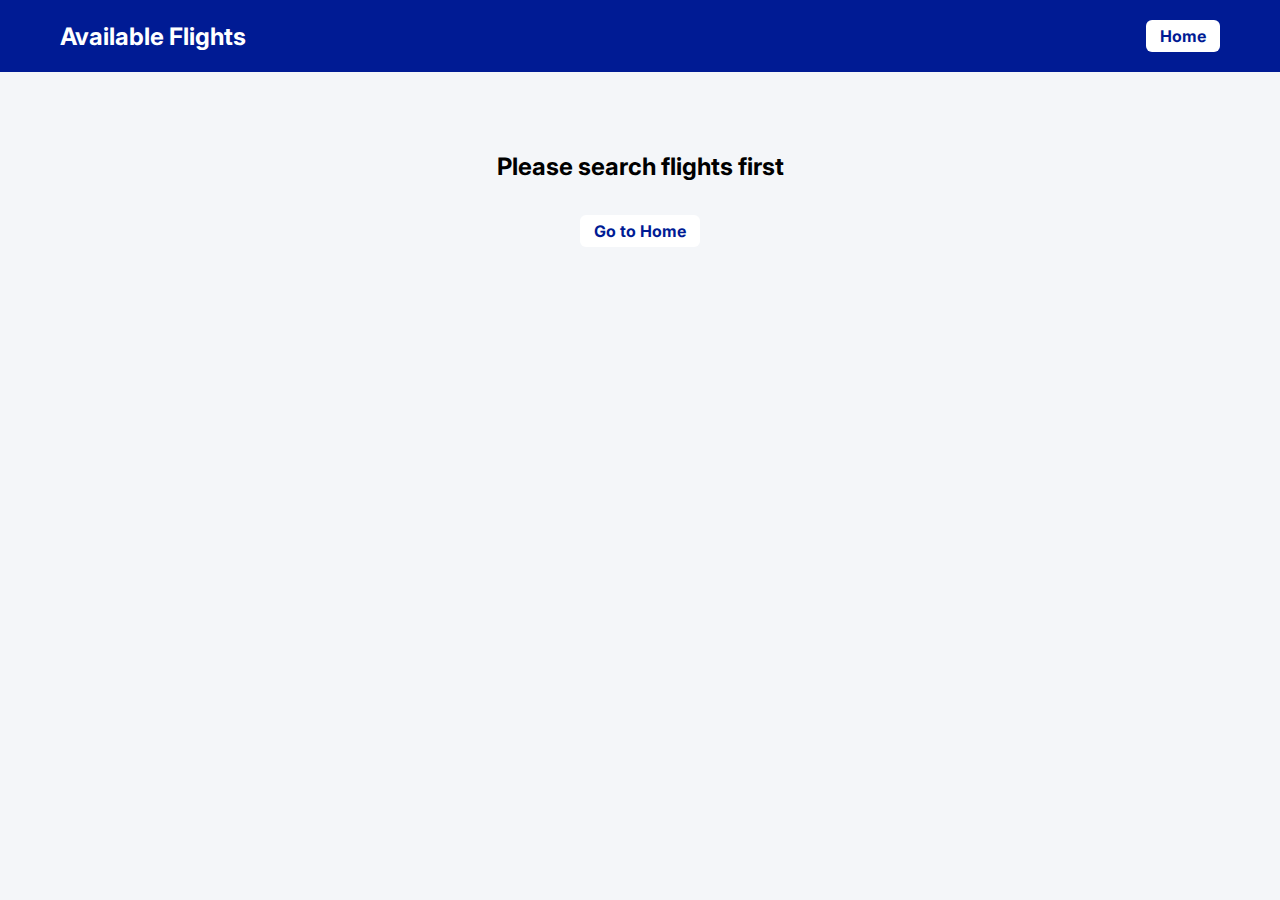
<file: booking.html>
<!DOCTYPE html>
<html>
<head>

<meta charset="UTF-8">
<title>Available Flights</title>

<link rel="stylesheet" href="style.css">

</head>

<body>


<!-- HEADER -->

<div class="mini-hero">

<div class="mini-header">

<h2>Available Flights</h2>

<a href="index.html" class="home-btn">
Home
</a>

</div>

</div>



<div class="results-container">


<!-- MESSAGE IF NO SEARCH -->

<div id="noSearch" style="display:none; text-align:center; margin-top:80px;">

<h2>Please search flights first</h2>

<br>

<a href="index.html" class="home-btn">
Go to Home
</a>

</div>



<!-- FLIGHT RESULTS -->

<div id="flightResults" style="display:none;">


<div class="search-summary">

<h3 id="route"></h3>

<p id="details"></p>

</div>


<h2 style="text-align:center;">
Flights Found
</h2>



<!-- Flight 1 -->

<div class="flight-card">

<div>

<h3>Air India AI-203</h3>

<p id="route1"></p>

<p>Departure: 10:30 AM</p>

<p>Arrival: 12:30 PM</p>

<p class="price">₹4500</p>

</div>


<button class="book-btn"

onclick="selectFlight('Air India AI-203','10:30 AM','12:30 PM','4500')">

Select Flight

</button>

</div>



<!-- Flight 2 -->

<div class="flight-card">

<div>

<h3>Indigo 6E-412</h3>

<p id="route2"></p>

<p>Departure: 2:00 PM</p>

<p>Arrival: 4:00 PM</p>

<p class="price">₹4200</p>

</div>


<button class="book-btn"

onclick="selectFlight('Indigo 6E-412','2:00 PM','4:00 PM','4200')">

Select Flight

</button>

</div>



<!-- Flight 3 -->

<div class="flight-card">

<div>

<h3>Vistara UK-822</h3>

<p id="route3"></p>

<p>Departure: 6:00 PM</p>

<p>Arrival: 8:00 PM</p>

<p class="price">₹5000</p>

</div>


<button class="book-btn"

onclick="selectFlight('Vistara UK-822','6:00 PM','8:00 PM','5000')">

Select Flight

</button>

</div>


</div>


</div>



<script>


/* GET SEARCH DATA */

let data = JSON.parse(localStorage.getItem("searchData"));



/* IF NO SEARCH */

if(!data){

document.getElementById("noSearch").style.display="block";

document.getElementById("flightResults").style.display="none";

}



/* IF SEARCH EXISTS */

else{

document.getElementById("flightResults").style.display="block";

document.getElementById("noSearch").style.display="none";


document.getElementById("route").innerHTML =
data.from+" → "+data.to;


document.getElementById("details").innerHTML =
"Date: "+data.date+
" | Passengers: "+data.passengers+
" | Class: "+data.class;


document.getElementById("route1").innerHTML =
data.from+" → "+data.to;

document.getElementById("route2").innerHTML =
data.from+" → "+data.to;

document.getElementById("route3").innerHTML =
data.from+" → "+data.to;

}

/* Select flight*/

function selectFlight(name,dep,arr,price){

let user = localStorage.getItem("loggedUser");

if(!user){

alert("Please login before booking");
window.location="login.html";
return;

}

let data = JSON.parse(localStorage.getItem("searchData"));

let passengers = data.passengers;

let basePrice = price;


/* Class pricing */

let multiplier = 1;

if(data.class=="Business")
multiplier=1.5;

if(data.class=="First Class")
multiplier=2;


let totalPrice = basePrice * multiplier * passengers;


let bookingData={

route:data.from+" → "+data.to,
date:data.date,
flight:name,
departure:dep,
arrival:arr,
passengers:passengers,
class:data.class,
price:totalPrice

};

localStorage.setItem("bookingData",JSON.stringify(bookingData));

window.location="payment.html";

}
</script>


</body>
</html>
</file>
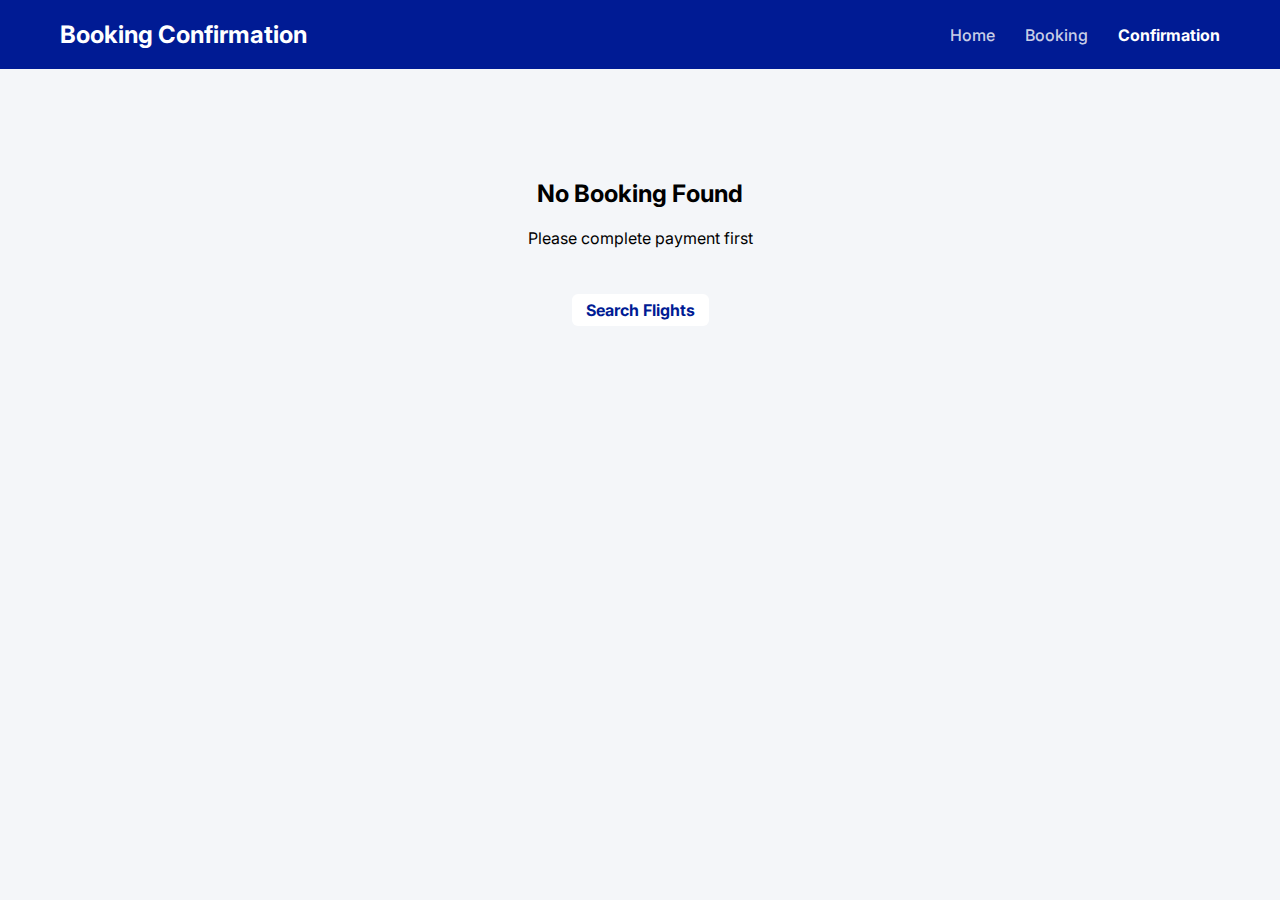
<file: confirmation.html>
<!DOCTYPE html>
<html>

<head>
    <meta charset="UTF-8">
    <title>Booking Confirmation</title>
    <link rel="stylesheet" href="style.css">
</head>

<body>


    <div class="mini-hero">

        <div class="mini-header">

            <h2>Booking Confirmation</h2>

            <nav class="main-nav">
                <a href="index.html">Home</a>
                <a href="booking.html">Booking</a>
                <a href="confirmation.html" class="active">Confirmation</a>
            </nav>

        </div>

    </div>

    <div class="ticket-wrapper">

        <div id="noBooking" style="text-align:center; padding: 50px; display:none">
            <h2>No Booking Found</h2>
            <p>Please complete payment first</p>
            <br>
            <a href="index.html" class="home-btn" style="display:inline-block; margin-top:10px;">
                Search Flights
            </a>
        </div>

        <div id="bookingDetails" style="display:none">

            <div class="ticket-header">
                <h2>Booking Confirmed ✓</h2>
            </div>

            <div class="ticket-card-vertical">
                <div class="ticket-detail-row">
                    <span class="detail-label">Route</span>
                    <span class="detail-value" id="route"></span>
                </div>
                <div class="ticket-detail-row">
                    <span class="detail-label">Date</span>
                    <span class="detail-value" id="date"></span>
                </div>
                <div class="ticket-detail-row">
                    <span class="detail-label">Flight</span>
                    <span class="detail-value" id="flight"></span>
                </div>
                <div class="ticket-detail-row">
                    <span class="detail-label">Departure</span>
                    <span class="detail-value" id="departure"></span>
                </div>
                <div class="ticket-detail-row">
                    <span class="detail-label">Arrival</span>
                    <span class="detail-value" id="arrival"></span>
                </div>
                <div class="ticket-detail-row">
                    <span class="detail-label">Passengers</span>
                    <span class="detail-value" id="passengers"></span>
                </div>
                <div class="ticket-detail-row">
                    <span class="detail-label">Class</span>
                    <span class="detail-value" id="class"></span>
                </div>

                <hr class="ticket-divider">

                <div class="ticket-detail-row highlight-row">
                    <span class="detail-label">Total Price</span>
                    <span class="detail-value">₹<span id="price"></span></span>
                </div>
                <div class="ticket-detail-row highlight-row">
                    <span class="detail-label">Booking ID</span>
                    <span class="detail-value" id="bookingID"></span>
                </div>

                <div class="ticket-action-center">
                    <button onclick="window.print()" class="print-btn">
                        Print Ticket
                    </button>
                </div>
            </div>

        </div>

    </div>
    <script>


        let booking = JSON.parse(localStorage.getItem("bookingData"));


        if (!booking) {

            document.getElementById("noBooking").style.display = "block";

        }


        else {

            document.getElementById("bookingDetails").style.display = "block";

            document.getElementById("route").innerHTML = booking.route;

            document.getElementById("date").innerHTML = booking.date;

            document.getElementById("flight").innerHTML = booking.flight;

            document.getElementById("departure").innerHTML = booking.departure;

            document.getElementById("arrival").innerHTML = booking.arrival;

            document.getElementById("passengers").innerHTML = booking.passengers;

            document.getElementById("class").innerHTML = booking.class;

            document.getElementById("price").innerHTML = booking.price;



            let id = "FB" + Math.floor(Math.random() * 100000);

            document.getElementById("bookingID").innerHTML = id;

            // --- NEW LOGIC: Save this booking permanently for the Manage Booking flow ---
            let allBookingsStr = localStorage.getItem("savedBookings");
            let allBookings = [];
            if (allBookingsStr) {
                allBookings = JSON.parse(allBookingsStr);
            }

            // Create full record
            // Note: The provided snippet uses 'pnr', 'bookData', 'searchData', 'payData'.
            // Adapting to the current script's context: 'id' is the PNR, and 'booking' is the main booking data.
            let thisBooking = {
                pnr: id, // Using 'id' as the PNR from the current script
                flight: booking, // Using the existing 'booking' object as the flight data
                // search: searchData, // searchData is not available in this context
                // payment: payData // payData is not available in this context
            };

            // Check if we already saved this specific trip to prevent duplicates on refresh
            let alreadySaved = allBookings.find(b => b.pnr === id); // Using 'id' for comparison
            if (!alreadySaved) {
                allBookings.push(thisBooking);
                localStorage.setItem("savedBookings", JSON.stringify(allBookings));
            }

        }

    </script>

</body>

</html>
</file>
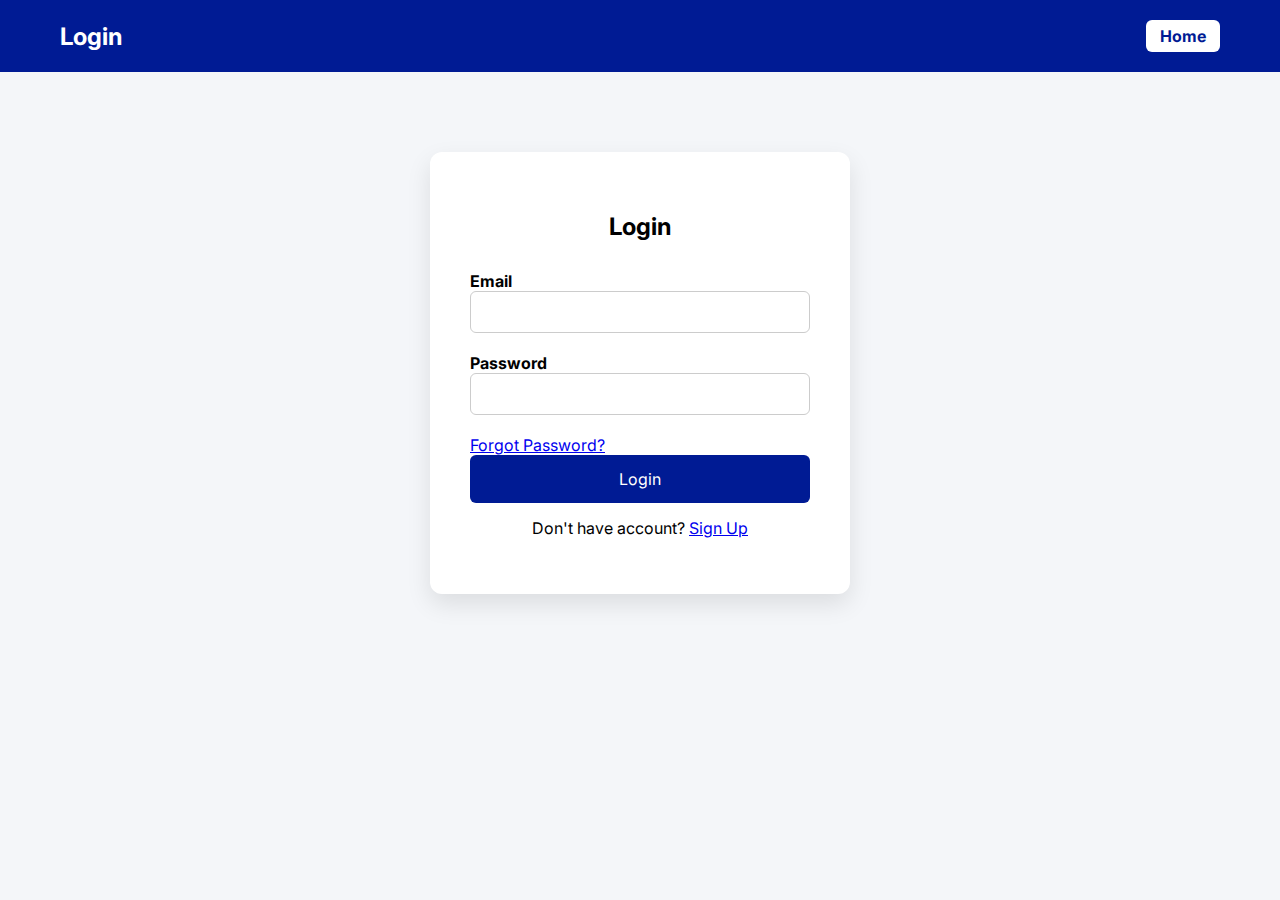
<file: login.html>
<!DOCTYPE html>
<html>
<head>
<meta charset="UTF-8">
<title>Login</title>
<link rel="stylesheet" href="style.css">
</head>

<body>

<div class="mini-hero">
<div class="mini-header">
<h2>Login</h2>
<a href="index.html" class="home-btn">Home</a>
</div>
</div>


<div class="auth-container">

<h2>Login</h2>

<form id="loginForm">

<label>Email</label>
<input type="email" id="email" required>

<label>Password</label>
<input type="password" id="password" required>

<!-- Forgot Password Link -->

<div class="extra-links">
<a href="forgot.html">Forgot Password?</a>
</div>

<button type="submit">
Login
</button>

</form>

<p class="auth-switch">
Don't have account?
<a href="signup.html">Sign Up</a>
</p>

</div>


<script>

document.getElementById("loginForm").addEventListener("submit",function(e){

e.preventDefault();

let email=document.getElementById("email").value;
let pass=document.getElementById("password").value;

let user=JSON.parse(localStorage.getItem("userData"));

if(!user){
alert("No account found");
return;
}

if(email===user.email && pass===user.password){

localStorage.setItem("loggedUser",user.name);

alert("Login Successful");

window.location="index.html";

}

else{
alert("Invalid Credentials");
}

});

</script>

</body>
</html>
</file>
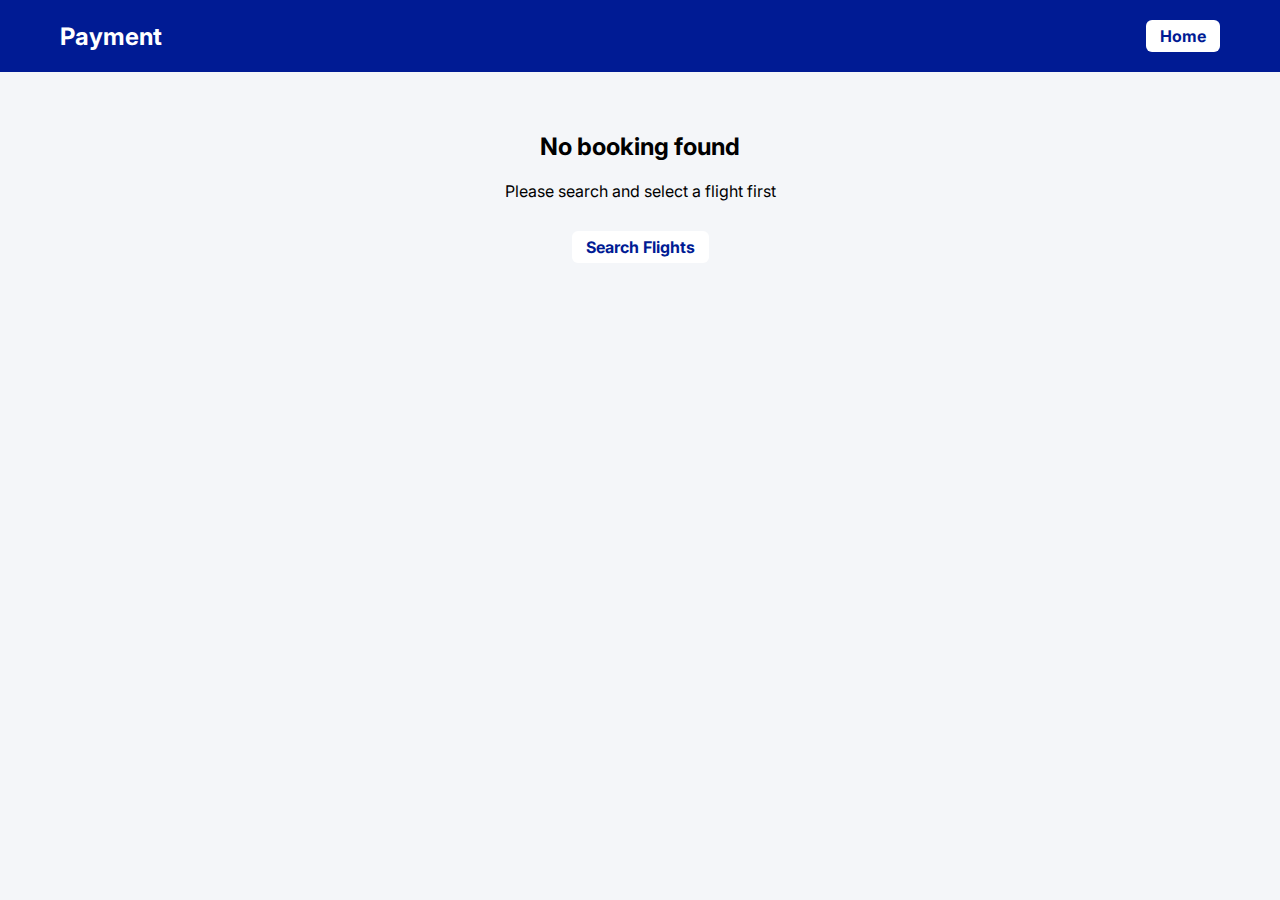
<file: payment.html>
<!DOCTYPE html>
<html>
<head>

<meta charset="UTF-8">
<title>Payment</title>

<link rel="stylesheet" href="style.css">

</head>

<body>


<!-- HEADER -->

<div class="mini-hero">

<div class="mini-header">

<h2>Payment</h2>

<a href="index.html" class="home-btn">
Home
</a>

</div>

</div>



<div class="results-container">


<!-- NO BOOKING MESSAGE -->

<div id="noBooking"
style="text-align:center;margin-top:60px;display:none">

<h2>No booking found</h2>

<p>Please search and select a flight first</p>

<br>

<a href="index.html" class="home-btn">
Search Flights
</a>

</div>



<!-- PAYMENT BOX -->

<div id="paymentBox" style="display:none">


<h2 style="text-align:center">
Payment Details
</h2>


<div class="flight-card" style="display:block">


<p><b>Route:</b> <span id="route"></span></p>

<p><b>Flight:</b> <span id="flight"></span></p>

<p><b>Date:</b> <span id="date"></span></p>

<p><b>Passengers:</b> <span id="passengers"></span></p>

<p><b>Class:</b> <span id="class"></span></p>

<p><b>Total Price:</b> ₹<span id="price"></span></p>

<p style="color:gray;font-size:14px">
(Price includes taxes and service charges)
</p>


<hr>


<h3>Select Payment Method</h3>


<label>
<input type="radio" name="payment" value="UPI">
UPI
</label>

<br><br>

<label>
<input type="radio" name="payment" value="Card">
Credit/Debit Card
</label>

<br><br>

<label>
<input type="radio" name="payment" value="NetBanking">
Net Banking
</label>

<br><br>


<button onclick="payNow()">
Pay Now
</button>


</div>


</div>


</div>



<script>


let booking =
JSON.parse(localStorage.getItem("bookingData"));


/* No booking */

if(!booking){

document.getElementById("noBooking").style.display="block";

}


/* Show payment */

else{

document.getElementById("paymentBox").style.display="block";


document.getElementById("route").innerHTML=
booking.route;

document.getElementById("flight").innerHTML=
booking.flight;

document.getElementById("date").innerHTML=
booking.date;

document.getElementById("passengers").innerHTML=
booking.passengers;

document.getElementById("class").innerHTML=
booking.class;

document.getElementById("price").innerHTML=
booking.price;

}



/* Payment */

function payNow(){

let method =
document.querySelector("input[name='payment']:checked");


if(!method){

alert("Select payment method");

return;

}


/* Save payment */

localStorage.setItem("paymentDone","yes");


alert("Payment Successful");


window.location="confirmation.html";

}


</script>


</body>
</html>
</file>
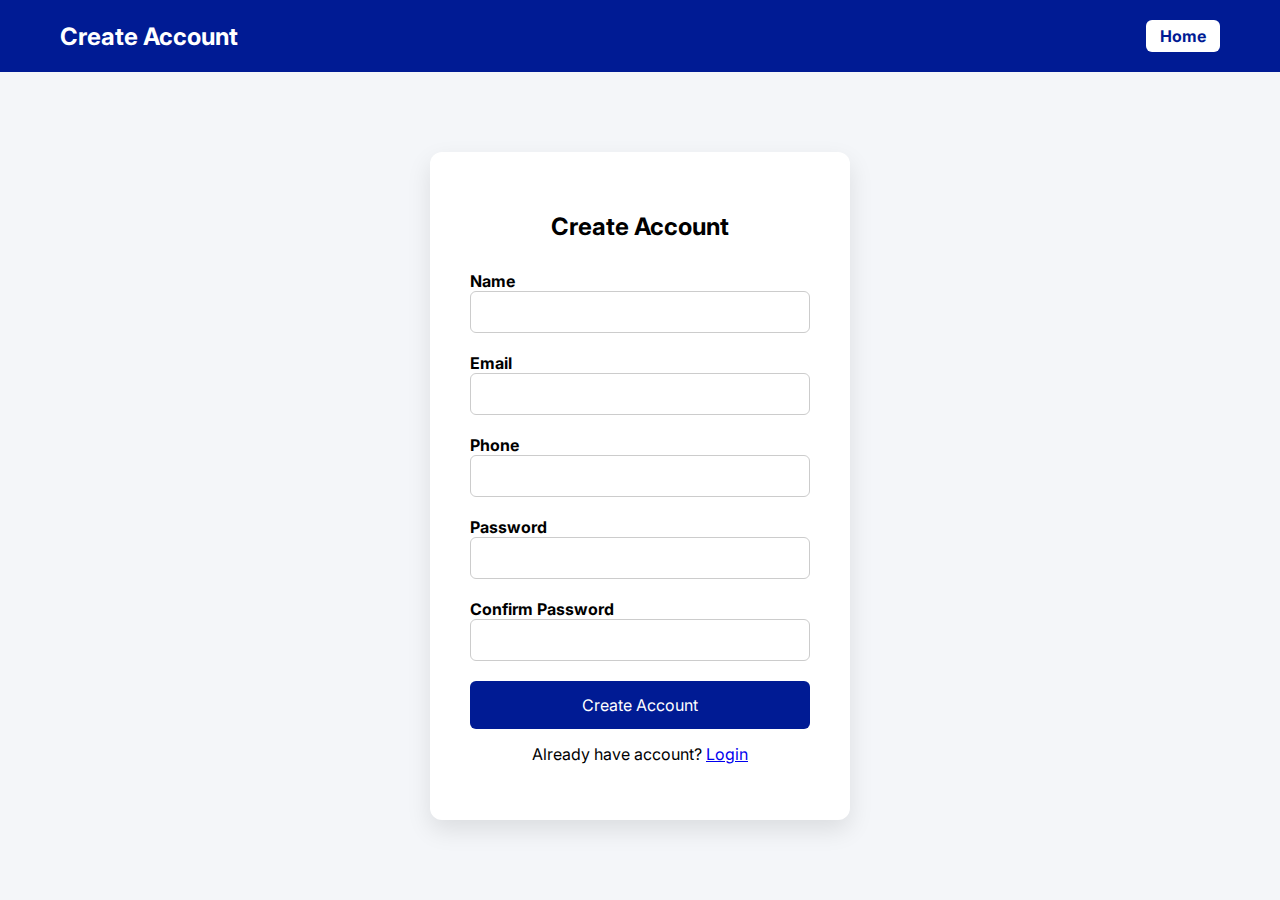
<file: signup.html>
<!DOCTYPE html>
<html>
<head>
<meta charset="UTF-8">
<title>Signup</title>
<link rel="stylesheet" href="style.css">
</head>

<body>

<div class="mini-hero">
<div class="mini-header">
<h2>Create Account</h2>
<a href="index.html" class="home-btn">Home</a>
</div>
</div>


<div class="auth-container">

<h2>Create Account</h2>

<form id="signupForm">

<label>Name</label>
<input type="text" id="name" required>

<label>Email</label>
<input type="email" id="email" required>

<label>Phone</label>
<input type="tel" id="phone" required>

<label>Password</label>
<input type="password" id="password" required>

<label>Confirm Password</label>
<input type="password" id="confirm" required>

<button type="submit">
Create Account
</button>

</form>

<p class="auth-switch">
Already have account?
<a href="login.html">Login</a>
</p>

</div>


<script>

document.getElementById("signupForm").addEventListener("submit",function(e){

e.preventDefault();

let name=document.getElementById("name").value;
let email=document.getElementById("email").value;
let phone=document.getElementById("phone").value;
let pass=document.getElementById("password").value;
let confirm=document.getElementById("confirm").value;

if(pass!==confirm){
alert("Passwords do not match");
return;
}

let user={
name:name,
email:email,
phone:phone,
password:pass
};

localStorage.setItem("userData",JSON.stringify(user));

alert("Account Created");

window.location="login.html";

});

</script>

</body>
</html>
</file>
<file: style.css>
@import url('https://fonts.googleapis.com/css2?family=Inter:wght@300;400;500;600;700;800&display=swap');

/* RESET */
body {
    margin: 0;
    font-family: 'Inter', sans-serif;
    background-color: #f4f6f9;
}

* {
    box-sizing: border-box;
}

input,
select,
button,
textarea {
    font-family: inherit;
}

/* ================= HERO SECTION ================= */

.hero {
    background: #001B94;
    /* Solid Indigo blue */
    padding: 10px 60px 40px 60px;
    color: white;
}

/* Top Row */
.hero-top {
    display: flex;
    align-items: center;
    justify-content: space-between;
}

/* Logo */
.logo-container img {
    width: 120px;
    height: 120px;
    border-radius: 50%;
    object-fit: cover;
}

/* Login Signup Area */
.auth-links {
    min-width: 150px;
    text-align: right;
}

.auth-links a {
    margin-left: 20px;
    text-decoration: none;
    font-weight: bold;
}

.login-link {
    color: white;
}

.signup-btn {
    background: white;
    color: #001B94;
    padding: 6px 14px;
    border-radius: 6px;
}

.signup-btn:hover {
    background: #f0f0f0;
}


/* Center Text */

.hero-content {
    text-align: center;
    margin-top: 20px;
}

.hero-content h1 {
    font-size: 36px;
    margin-bottom: 10px;
}

.hero-content p {
    font-size: 16px;
}



/* ================= NAVIGATION ================= */

/* Header Navigation */
.main-nav {
    display: flex;
    gap: 30px;
    align-items: center;
}

.main-nav a {
    color: rgba(255, 255, 255, 0.8);
    text-decoration: none;
    font-weight: 500;
    font-size: 16px;
    transition: color 0.2s;
}

.main-nav a:hover,
.main-nav a.active {
    color: white;
    font-weight: bold;
}



/* ================= SEARCH SECTION ================= */

.search-section {
    max-width: 1000px;
    /* Wider for horizontal layout */
    margin: -40px auto 60px auto;
    /* Pull up to overlap hero */
    background: white;
    padding: 30px 30px 40px 30px;
    /* Added bottom padding */
    border-radius: 12px;
    box-shadow: 0 4px 15px rgba(0, 0, 0, 0.1);
    position: relative;
    z-index: 10;
}

.search-section h2 {
    display: none;
    /* Hide old heading, using tabs now */
}

/* Tabs */
.search-tabs {
    display: flex;
    border-bottom: 1px solid #eee;
    margin-bottom: 20px;
}

.search-tabs .tab {
    padding: 10px 20px;
    cursor: pointer;
    font-weight: bold;
    color: #666;
    border-bottom: 3px solid transparent;
}

.search-tabs .tab.active {
    color: #001B94;
    border-bottom-color: #001B94;
}

/* Trip Type Radios */
.trip-type-container {
    margin-bottom: 15px;
    font-size: 14px;
    font-weight: bold;
}

.trip-type-container label {
    display: inline-block;
    margin-right: 20px;
    cursor: pointer;
    font-weight: normal;
    margin-top: 0;
}

.trip-type-container input {
    width: auto;
    margin-right: 5px;
}

/* Horizontal Form Layout */
#searchForm {
    display: grid;
    grid-template-columns: 1fr auto 1fr 1fr 1fr 1fr auto;
    gap: 10px;
    align-items: center;
}

.form-group {
    display: flex;
    flex-direction: column;
    position: relative;
}

.form-group label {
    font-size: 12px;
    color: #666;
    margin-top: 0;
    margin-bottom: 5px;
    font-weight: bold;
}

.form-group select,
.form-group input {
    width: 100%;
    padding: 12px;
    border-radius: 6px;
    border: 1px solid #ccc;
    font-size: 14px;
    box-sizing: border-box;
    margin-top: 0;
}

.swap-btn-container {
    display: flex;
    align-items: flex-end;
    padding-bottom: 5px;
}

.swap-btn {
    background: #f0f0f0;
    border: 1px solid #ccc;
    border-radius: 50%;
    width: 36px;
    height: 36px;
    display: flex;
    align-items: center;
    justify-content: center;
    cursor: pointer;
    font-size: 18px;
    color: #001B94;
}

.swap-btn:hover {
    background: #e0e0e0;
}

/* Passenger Dropdown Custom */
.passengers-display {
    padding: 12px;
    border-radius: 6px;
    border: 1px solid #ccc;
    background: white;
    cursor: pointer;
    min-height: 42px;
    box-sizing: border-box;
    font-size: 14px;
    display: flex;
    align-items: center;
}

.passenger-dropdown {
    position: absolute;
    top: 60px;
    left: 0;
    width: 250px;
    background: white;
    border: 1px solid #ccc;
    border-radius: 6px;
    box-shadow: 0 4px 10px rgba(0, 0, 0, 0.1);
    padding: 15px;
    z-index: 100;
    display: none;
    /* Hidden by default */
}

.passenger-type {
    display: flex;
    justify-content: space-between;
    align-items: center;
    margin-bottom: 15px;
}

.passenger-type:last-child {
    margin-bottom: 0;
}

.passenger-type div strong {
    display: block;
    margin-bottom: 2px;
}

.passenger-type div span {
    font-size: 11px;
    color: #888;
}

.counter {
    display: flex;
    align-items: center;
}

.counter button {
    width: 28px;
    height: 28px;
    border-radius: 50%;
    border: 1px solid #ccc;
    background: white;
    cursor: pointer;
    font-weight: bold;
    color: #666;
    padding: 0;
    margin: 0;
}

.counter span {
    margin: 0 10px;
    font-weight: bold;
    width: 15px;
    text-align: center;
}

/* Special Fares */
.special-fares {
    grid-column: 1 / -1;
    display: flex;
    gap: 15px;
    margin-top: 5px;
    flex-wrap: wrap;
}

.special-fare-label {
    display: flex;
    align-items: center;
    font-size: 12px;
    background: #f9f9f9;
    padding: 5px 10px;
    border-radius: 12px;
    border: 1px solid #eee;
    cursor: pointer;
    font-weight: normal;
    margin-top: 0;
}

.special-fare-label input {
    margin-right: 5px;
    width: auto;
}

.special-fare-label:hover {
    background: #f0f0f0;
}

/* Search Button Update */
.search-btn-container {
    display: flex;
    align-items: flex-end;
    margin-top: 0;
}

.search-section button {
    width: 100%;
    padding: 12px 25px;
    margin-top: 0;
    background-color: #001B94;
    color: white;
    border: none;
    border-radius: 6px;
    font-size: 16px;
    font-weight: bold;
    cursor: pointer;
    white-space: nowrap;
}

.search-section button:hover {
    background-color: #00126b;
}

/* ================= PROMOS & DESTINATIONS ================= */
.section-title {
    text-align: center;
    margin: 40px 0 20px 0;
    color: #333;
}

.promo-container {
    max-width: 1000px;
    margin: 0 auto 40px auto;
    display: flex;
    gap: 20px;
    justify-content: center;
    flex-wrap: wrap;
}

.promo-card {
    background: white;
    border-radius: 10px;
    overflow: hidden;
    box-shadow: 0 4px 10px rgba(0, 0, 0, 0.05);
    flex: 1;
    min-width: 280px;
    text-align: center;
    padding-bottom: 20px;
}

.promo-card img {
    width: 100%;
    height: 120px;
    background: #ddd;
    /* Placeholder */
    object-fit: cover;
}

.promo-card h3 {
    margin: 15px 0 5px 0;
    color: #111;
}

.promo-card p {
    color: #666;
    font-size: 14px;
    padding: 0 15px;
}



/* ================= FOOTER ================= */

footer {
    background-color: #001B94;
    color: white;
    text-align: center;
    padding: 15px;
}



/* ================= LOGIN & SIGNUP ================= */

.auth-container {

    max-width: 420px;

    margin: 80px auto;

    background: white;

    padding: 40px;

    border-radius: 12px;

    box-shadow: 0 10px 25px rgba(0, 0, 0, 0.1);

}

.auth-container h2 {
    text-align: center;
    margin-bottom: 30px;
}

.auth-container label {
    font-weight: bold;
}

.auth-container input {

    width: 100%;

    padding: 12px;

    margin-bottom: 20px;

    border-radius: 6px;

    border: 1px solid #ccc;

}

.auth-container button {
    width: 100%;
    padding: 14px;
    background-color: #001B94;
    color: white;
    border: none;
    border-radius: 6px;
    font-size: 16px;
}

.auth-container button:hover {
    background-color: #00126b;
}

.auth-switch {

    text-align: center;

    margin-top: 15px;

}



/* ================= MINI HEADER/* Mini Hero (Other Pages) */
.mini-hero {
    background: #001B94;
    padding: 20px 60px;
    color: white;
}

.mini-header {
    display: flex;
    justify-content: space-between;
    align-items: center;
    max-width: 1200px;
    margin: 0 auto;
}

.mini-header h2 {
    margin: 0;
    font-size: 24px;
}

.home-btn {
    text-decoration: none;
    background: white;
    color: #001B94;
    padding: 6px 14px;
    border-radius: 6px;
    font-weight: bold;
}

.home-btn:hover {

    background: #f0f0f0;


}

.n1:hover {
    text-decoration: underline;
}

.n2:hover {
    text-decoration: underline;
}

.n3:hover {
    text-decoration: underline;
}





/* ================= BOOKING PAGE ================= */
.booking-page-container {
    max-width: 1200px;
    margin: 40px auto;
    padding: 0 20px;
    display: flex;
    gap: 30px;
}

/* Sidebar Filters */
.filters-sidebar {
    width: 250px;
    background: white;
    padding: 20px;
    border-radius: 10px;
    box-shadow: 0 4px 10px rgba(0, 0, 0, 0.05);
    align-self: flex-start;
}

.filters-sidebar h3 {
    margin-top: 0;
    margin-bottom: 20px;
    font-size: 18px;
    border-bottom: 2px solid #f0f0f0;
    padding-bottom: 10px;
}

.filter-group {
    margin-bottom: 25px;
}

.filter-group h4 {
    margin: 0 0 10px 0;
    font-size: 14px;
    color: #333;
}

.filter-label {
    display: block;
    margin-bottom: 8px;
    font-size: 13px;
    color: #555;
    cursor: pointer;
}

.filter-label input {
    margin-right: 8px;
}

/* Results Content */
.results-content {
    flex: 1;
}

.search-summary {
    background: white;
    padding: 20px;
    border-radius: 10px;
    box-shadow: 0 4px 10px rgba(0, 0, 0, 0.05);
    margin-bottom: 20px;
    display: flex;
    justify-content: space-between;
    align-items: center;
}

.search-summary h3 {
    margin: 0 0 5px 0;
    color: #001B94;
    font-size: 20px;
}

.search-summary p {
    margin: 0;
    color: #666;
    font-size: 14px;
}

.flights-count {
    font-size: 18px;
    margin-bottom: 15px;
    color: #333;
}

/* Horizontal Flight Card */
.flight-card {
    background: white;
    padding: 20px;
    margin-bottom: 20px;
    border-radius: 10px;
    box-shadow: 0 4px 10px rgba(0, 0, 0, 0.05);
    display: flex;
    justify-content: space-between;
    align-items: center;
    border: 1px solid #eee;
}

.flight-card:hover {
    box-shadow: 0 8px 15px rgba(0, 0, 0, 0.1);
}

/* Left: Airline */
.flight-airline {
    display: flex;
    flex-direction: column;
    width: 20%;
}

.flight-airline h4 {
    margin: 0;
    font-size: 16px;
    color: #333;
}

.flight-airline span {
    font-size: 12px;
    color: #888;
    margin-top: 5px;
}

/* Middle: Timings & Route */
.flight-route {
    display: flex;
    align-items: center;
    justify-content: space-between;
    width: 50%;
    text-align: center;
}

.time-box h4 {
    margin: 0;
    font-size: 18px;
    color: #111;
}

.time-box p {
    margin: 5px 0 0 0;
    font-size: 12px;
    color: #666;
}

.duration-box {
    flex: 1;
    margin: 0 20px;
    position: relative;
}

.duration-box p {
    margin: 0;
    font-size: 12px;
    color: #555;
}

.duration-box .line {
    height: 2px;
    background: #ccc;
    margin: 5px 0;
    position: relative;
}

.duration-box .line::after {
    content: "✈";
    position: absolute;
    top: -10px;
    right: -5px;
    font-size: 16px;
    color: #ccc;
}

.duration-box span {
    font-size: 11px;
    color: #888;
}

/* Right: Price & Book */
.flight-price-action {
    width: 25%;
    text-align: right;
    border-left: 1px solid #eee;
    padding-left: 20px;
}

.price {
    font-size: 24px;
    font-weight: bold;
    color: #001B94;
    margin: 0 0 10px 0;
    display: block;
}


.book-btn {
    background-color: #001B94;
    color: white;
    padding: 10px 20px;
    border-radius: 6px;
    border: none;
    cursor: pointer;
    margin-top: 10px;
}

.book-btn:hover {
    background-color: #00126b;
}

/* ================= PAYMENT PAGE ================= */
.checkout-container {
    max-width: 600px;
    margin: 60px auto;
    background: white;
    border-radius: 12px;
    box-shadow: 0 8px 25px rgba(0, 0, 0, 0.1);
    overflow: hidden;
}

.checkout-header {
    background: #001B94;
    color: white;
    padding: 20px;
    text-align: center;
}

.checkout-header h2 {
    margin: 0;
    font-size: 22px;
}

.checkout-body {
    padding: 30px;
}

.checkout-section-title {
    font-size: 18px;
    color: #333;
    margin-top: 0;
    margin-bottom: 20px;
    border-bottom: 2px solid #f0f0f0;
    padding-bottom: 10px;
}

/* Order Summary */
.order-summary {
    background: #f9f9f9;
    padding: 20px;
    border-radius: 8px;
    border: 1px solid #eee;
    margin-bottom: 30px;
}

.summary-row {
    display: flex;
    justify-content: space-between;
    margin-bottom: 15px;
    font-size: 15px;
}

.summary-row:last-child {
    margin-bottom: 0;
}

.summary-label {
    color: #666;
}

.summary-value {
    font-weight: bold;
    color: #111;
}

.summary-total {
    margin-top: 15px;
    padding-top: 15px;
    border-top: 1px dashed #ccc;
    display: flex;
    justify-content: space-between;
    align-items: center;
}

.summary-total .summary-label {
    font-size: 18px;
    color: #111;
    font-weight: bold;
}

.summary-total .summary-value {
    font-size: 24px;
    color: #001B94;
}

.tax-note {
    font-size: 12px;
    color: #888;
    text-align: right;
    margin-top: 5px;
}

/* Payment Methods */
.payment-methods {
    display: flex;
    flex-direction: column;
    gap: 15px;
    margin-bottom: 30px;
}

.payment-method-label {
    display: flex;
    align-items: center;
    padding: 15px 20px;
    border: 1px solid #ccc;
    border-radius: 8px;
    cursor: pointer;
    transition: all 0.2s;
}

.payment-method-label:hover {
    border-color: #001B94;
    background: #f8f9fc;
}

.payment-method-label input[type="radio"] {
    margin-right: 15px;
    width: 18px;
    height: 18px;
}

.payment-method-label img {
    height: 24px;
    margin-right: 15px;
    object-fit: contain;
}

.payment-method-name {
    font-weight: bold;
    color: #333;
    font-size: 16px;
}

/* Pay Button */
.pay-btn {
    width: 100%;
    padding: 16px;
    background: #001B94;
    color: white;
    border: none;
    border-radius: 8px;
    font-size: 18px;
    font-weight: bold;
    cursor: pointer;
    transition: background 0.2s;
}

.pay-btn:hover {
    background: #00126b;
}

/* ================= CONFIRMATION E-TICKET ================= */
.ticket-wrapper {
    max-width: 1200px;
    margin: 40px auto;
    padding: 0 20px;
}

.ticket-header {
    text-align: center;
    margin-bottom: 25px;
}

.ticket-header h2 {
    font-size: 24px;
    color: #111;
    margin: 0;
}

.ticket-bar {
    background: white;
    border-radius: 8px;
    box-shadow: 0 4px 15px rgba(0, 0, 0, 0.08);
    padding: 15px 25px;
    display: flex;
    align-items: center;
    justify-content: space-between;
    flex-wrap: wrap;
    /* Fallback for smaller screens */
    gap: 15px;
    border: 1px solid #eaeaea;
}

.ticket-data-group {
    display: flex;
    align-items: center;
    gap: 15px;
    flex: 1;
    flex-wrap: wrap;
}

.ticket-item {
    font-size: 14px;
    color: #333;
    white-space: nowrap;
}

.ticket-item strong {
    color: #000;
    margin-right: 4px;
}

.ticket-action {
    flex-shrink: 0;
}

.print-btn {
    background: #001B94;
    color: white;
    border: none;
    padding: 10px 20px;
    border-radius: 6px;
    font-weight: bold;
    cursor: pointer;
    transition: background 0.2s;
    font-size: 14px;
}

.print-btn:hover {
    background: #00126b;
}

/* ================= VERTICAL TICKET CARD ================= */
.ticket-card-vertical {
    background: white;
    max-width: 450px;
    margin: 0 auto 40px auto;
    padding: 30px;
    border-radius: 12px;
    box-shadow: 0 8px 25px rgba(0, 0, 0, 0.1);
    border-top: 8px solid #001B94;
}

.ticket-detail-row {
    display: flex;
    justify-content: space-between;
    padding: 12px 0;
    border-bottom: 1px solid #f0f0f0;
    font-size: 15px;
}

.ticket-detail-row:last-of-type {
    border-bottom: none;
}

.detail-label {
    color: #666;
    font-weight: 500;
}

.detail-value {
    color: #111;
    font-weight: bold;
    text-align: right;
}

.ticket-divider {
    border: none;
    border-top: 2px dashed #ddd;
    margin: 20px 0;
}

.highlight-row .detail-label {
    color: #111;
    font-weight: bold;
    font-size: 16px;
}

.highlight-row .detail-value {
    color: #001B94;
    font-size: 18px;
}

.ticket-action-center {
    text-align: center;
    margin-top: 30px;
}

.ticket-action-center .print-btn {
    width: 100%;
    padding: 14px;
    font-size: 16px;
    border-radius: 8px;
}

/* =========================================
   Modern Split-Pane Auth Pages
   ========================================= */

body:has(.split-layout) {
    margin: 0;
    overflow: hidden;
    /* Prevent scrolling on desktop for app-like feel */
}

.split-layout {
    display: flex;
    min-height: 100vh;
    width: 100vw;
    background-color: #fff;
    font-family: inherit;
}

/* Left Visual Pane */
.split-visual {
    flex: 1;
    background-size: cover;
    background-position: center;
    position: relative;
    display: flex;
    flex-direction: column;
    justify-content: center;
}

.visual-overlay {
    background: linear-gradient(to top, rgba(0, 0, 0, 0.8), rgba(0, 0, 0, 0.1));
    position: absolute;
    top: 0;
    left: 0;
    right: 0;
    bottom: 0;
    display: flex;
    flex-direction: column;
    justify-content: flex-end;
    padding: 60px;
}

/* Beautiful Transparent White Logo Position & Blending */
.split-visual .logo-container {
    position: absolute;
    top: 30px;
    left: 40px;
}

.split-visual .logo-container img {
    border-radius: 0;
    filter: grayscale(100%) invert(100%) brightness(300%) contrast(200%);
    mix-blend-mode: screen;
    opacity: 0.9;
    object-fit: contain;
}

.visual-logo {
    color: white;
    font-size: 48px;
    font-weight: 800;
    margin: 0 0 10px 0;
}

.visual-tagline {
    color: rgba(255, 255, 255, 0.9);
    font-size: 20px;
    margin: 0;
}

/* Right Form Pane */
.split-form-container {
    flex: 1;
    display: flex;
    justify-content: center;
    align-items: center;
    padding: 40px;
    background-color: #fff;
    overflow-y: auto;
    /* Allow form side to scroll if needed */
}

.form-wrapper {
    width: 100%;
    max-width: 440px;
}

.back-link {
    display: inline-block;
    color: #001B94;
    text-decoration: none;
    font-weight: bold;
    font-size: 14px;
    margin-bottom: 40px;
    transition: transform 0.2s;
}

.back-link:hover {
    transform: translateX(-5px);
}

.auth-title {
    font-size: 32px;
    font-weight: 800;
    color: #111;
    margin: 0 0 10px 0;
}

.auth-subtitle {
    font-size: 16px;
    color: #666;
    margin: 0 0 40px 0;
}

/* Modern Form Elements */
.modern-form {
    display: flex;
    flex-direction: column;
    gap: 20px;
}

.input-row {
    display: flex;
    gap: 15px;
}

.input-row .input-group {
    flex: 1;
}

.input-group {
    display: flex;
    flex-direction: column;
    gap: 8px;
    margin-bottom: 0;
}

.input-group label {
    font-size: 14px;
    font-weight: 600;
    color: #333;
    margin: 0;
    text-align: left;
}

.modern-form input[type="text"],
.modern-form input[type="email"],
.modern-form input[type="password"],
.modern-form input[type="tel"] {
    width: 100%;
    padding: 14px 16px;
    box-sizing: border-box;
    border: 1px solid #e0e0e0;
    border-radius: 8px;
    background-color: #f9f9f9;
    font-size: 15px;
    transition: all 0.3s ease;
}

.modern-form input:focus {
    outline: none;
    border-color: #001B94;
    background-color: #fff;
    box-shadow: 0 0 0 3px rgba(0, 27, 148, 0.1);
}

.form-options {
    display: flex;
    justify-content: space-between;
    align-items: center;
    font-size: 14px;
}

.remember-me {
    display: flex;
    align-items: center;
    gap: 8px;
    color: #555;
    cursor: pointer;
}

.forgot-link {
    color: #001B94;
    text-decoration: none;
    font-weight: 600;
}

.forgot-link:hover {
    text-decoration: underline;
}

.auth-submit-btn {
    width: 100%;
    padding: 16px;
    background-color: #001B94;
    color: white;
    border: none;
    border-radius: 8px;
    font-size: 16px;
    font-weight: bold;
    cursor: pointer;
    transition: background 0.3s, transform 0.2s;
    margin-top: 10px;
}

.auth-submit-btn:hover {
    background-color: #00126b;
    transform: translateY(-2px);
}

/* Auth Divider */
.divider {
    display: flex;
    align-items: center;
    text-align: center;
    color: #999;
    font-size: 14px;
    margin: 20px 0;
}

.divider::before,
.divider::after {
    content: '';
    flex: 1;
    border-bottom: 1px solid #e0e0e0;
}

.divider span {
    padding: 0 15px;
}

/* Social Login */
.social-login {
    display: flex;
    gap: 15px;
}

.social-btn {
    flex: 1;
    padding: 14px;
    background-color: #fff;
    border: 1px solid #ddd;
    border-radius: 8px;
    font-size: 15px;
    font-weight: 600;
    color: #333;
    cursor: pointer;
    transition: background 0.3s;
}

.social-btn:hover {
    background-color: #f5f5f5;
}

.auth-switch-modern {
    text-align: center;
    margin-top: 30px;
    font-size: 15px;
    color: #666;
}

.auth-switch-modern a {
    color: #001B94;
    font-weight: bold;
    text-decoration: none;
}

.auth-switch-modern a:hover {
    text-decoration: underline;
}

/* Responsive adjustments for Mobile */
@media (max-width: 900px) {
    body:has(.split-layout) {
        overflow: auto;
    }

    .split-layout {
        flex-direction: column;
    }

    .split-visual {
        min-height: 250px;
        flex: none;
    }

    .visual-overlay {
        padding: 40px 20px;
        background: linear-gradient(to top, rgba(0, 0, 0, 0.7), rgba(0, 0, 0, 0.3));
        justify-content: center;
        align-items: center;
        text-align: center;
    }

    .visual-logo {
        font-size: 36px;
    }

    .split-form-container {
        padding: 40px 20px;
        align-items: flex-start;
    }

    .input-row {
        flex-direction: column;
    }
}
</file>
